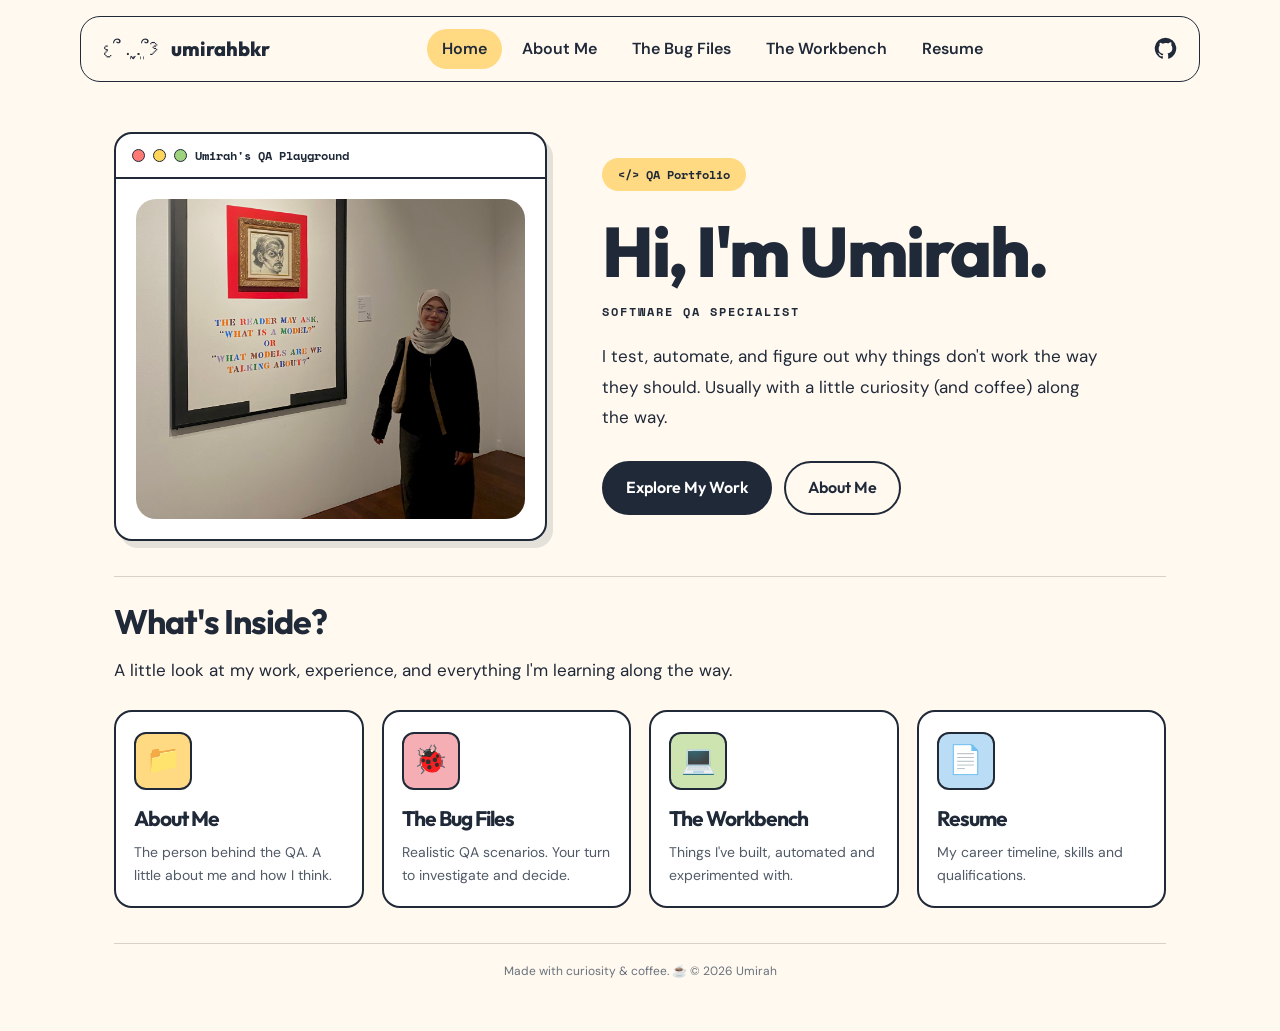
<file: index.html>
<!DOCTYPE html>
<html lang="en">
<head>
    <meta charset="UTF-8">
    <meta name="viewport" content="width=device-width, initial-scale=1.0">

    <title>umirahbkr | QA Playground</title>

    <!-- Google Fonts -->
    <link rel="preconnect" href="https://fonts.googleapis.com">
    <link rel="preconnect" href="https://fonts.gstatic.com" crossorigin>
    <link href="https://fonts.googleapis.com/css2?family=DM+Sans:wght@400;500;600;700&family=Outfit:wght@400;500;600;700;800&family=Space+Mono:wght@400;700&display=swap" rel="stylesheet">
    <link rel="stylesheet" href="shared.css">

    <style>
        :root {
            --cream: #FFF9F0;
            --navy: #202938;
            --yellow: #FFDA83;
            --pink: #F6AEB5;
            --green: #CDE4B1;
            --blue: #BBDCF5;
        }

        * {
            box-sizing: border-box;
        }

        html {
            scroll-behavior: smooth;
            scroll-padding-top: 115px;
        }

        body {
            margin: 0;
            background: var(--cream);
            color: var(--navy);
            font-family: 'DM Sans', sans-serif;
            line-height: 1.6;
        }

        /* Typography */
        h1, h2, h3 {
            font-family: 'Outfit', sans-serif;
            font-weight: 700;
            letter-spacing: -1px;
        }

        .tag, .role, .window-bar {
            font-family: 'Space Mono', monospace;
        }

        /* Page layout */
        .container {
            max-width: 1100px;
            margin: auto;
            padding: 50px 24px;
        }

        /* Hero section */
        .hero {
            display: grid;
            grid-template-columns: 1fr 1.3fr;
            align-items: center;
            gap: 55px;
        }

        /* Retro photo window */
        .window {
            border: 2px solid var(--navy);
            border-radius: 18px;
            overflow: hidden;
            background: white;
            box-shadow: 6px 7px 0 rgba(32, 41, 56, 0.12);
        }

        .window-bar {
            display: flex;
            align-items: center;
            gap: 8px;
            padding: 12px 16px;
            border-bottom: 2px solid var(--navy);
            font-size: 12px;
            font-weight: bold;
        }

        .dot {
            width: 13px;
            height: 13px;
            border: 1.5px solid var(--navy);
            border-radius: 50%;
            flex-shrink: 0;
        }

        .red {
            background: #FF7974;
        }

        .yellow {
            background: #FFD55A;
        }

        .green {
            background: #9ED27D;
        }

        .window-content {
            padding: 20px;
        }

        /* Rounded portfolio photo */
        .window-content img {
            width: 100%;
            height: 320px;
            object-fit: cover;
            object-position: 55% 50%;
            border-radius: 20px;
            display: block;
        }

        /* Hero typography */
        .tag {
            display: inline-block;
            background: var(--yellow);
            padding: 7px 16px;
            border-radius: 30px;
            font-size: 12px;
            font-weight: bold;
        }

        h1 {
            font-size: clamp(42px, 6vw, 70px);
            line-height: 1.1;
            margin: 22px 0 12px;
            letter-spacing: -2.5px;
            font-weight: 800;
        }

        .role {
            font-size: 12px;
            font-weight: bold;
            letter-spacing: 2px;
        }

        /* Consistent main descriptions */
        .intro,
        .explore > p {
            font-family: 'DM Sans', sans-serif;
            font-size: 17px;
            font-weight: 400;
            line-height: 1.8;
            color: var(--navy);
        }

        .intro {
            max-width: 500px;
            margin-top: 20px;
        }

        /* Buttons */
        .buttons {
            display: flex;
            flex-wrap: wrap;
            gap: 12px;
            margin-top: 28px;
        }

        .button {
            display: inline-block;
            padding: 12px 22px;
            border-radius: 30px;
            border: 2px solid var(--navy);
            color: var(--navy);
            text-decoration: none;
            font-family: 'Outfit', sans-serif;
            font-weight: 600;
            transition: transform 0.2s, box-shadow 0.2s;
        }

        .button:hover {
            transform: translateY(-4px);
            box-shadow: 3px 4px 0 rgba(32, 41, 56, 0.15);
        }

        .primary {
            background: var(--navy);
            color: white;
        }

        .button:focus-visible,
        .card:focus-visible {
            outline: 3px solid #B36D36;
            outline-offset: 4px;
        }

        /* What's Inside section */
        .explore {
            margin-top: 35px;
            padding-top: 18px;
            border-top: 1px solid #D7D2CA;
        }

        .explore h2 {
            font-size: 34px;
            margin-top: 0;
            margin-bottom: 6px;
        }

        .explore > p {
            margin-top: 0;
            margin-bottom: 24px;
        }

        /* Navigation cards */
        .cards {
            display: grid;
            grid-template-columns: repeat(4, minmax(0, 1fr));
            gap: 18px;
        }

        .card {
            border: 2px solid var(--navy);
            border-radius: 18px;
            padding: 20px 18px;
            text-decoration: none;
            color: var(--navy);
            background: white;
            transition: transform 0.2s, box-shadow 0.2s;
        }

        .card:hover {
            transform: translateY(-6px);
            box-shadow: 5px 6px 0 var(--navy);
        }

        .card-icon {
            display: inline-flex;
            align-items: center;
            justify-content: center;
            width: 58px;
            height: 58px;
            border: 2px solid var(--navy);
            border-radius: 12px;
            font-size: 28px;
        }

        .card h3 {
            margin: 12px 0 6px;
            font-size: 21px;
        }

        .card p {
            font-size: 14px;
            margin: 0;
            color: #505966;
        }

        /* Tablet */
        @media (max-width: 800px) {
            .hero {
                grid-template-columns: 1fr;
                gap: 30px;
            }

            .cards {
                grid-template-columns: repeat(2, minmax(0, 1fr));
            }

            .container {
                padding: 35px 24px;
            }
        }

        /* Mobile */
        @media (max-width: 480px) {
            .cards {
                grid-template-columns: 1fr;
            }

            .container {
                padding: 30px 20px;
            }

            h1 {
                letter-spacing: -1.5px;
            }

            .role {
                letter-spacing: 1px;
            }

            .intro,
            .explore > p {
                font-size: 16px;
            }

            .window-bar {
                font-size: 10px;
            }

            .window-content img {
                height: 300px;
            }
        }

        /* Reduced motion */
        @media (prefers-reduced-motion: reduce) {
            html {
                scroll-behavior: auto;
            }

            .button,
            .card,
            .site-nav-links a {
                transition: none;
            }
        }
    </style>
</head>

<body>

    <!-- Sticky navigation -->
    
<header id="site-header" class="site-header"></header>

    <div class="container">

        <main>

            <!-- Welcome section -->
            <section class="hero" id="home">

                <div class="window">

                    <div class="window-bar">
                        <span class="dot red"></span>
                        <span class="dot yellow"></span>
                        <span class="dot green"></span>
                        <span>Umirah's QA Playground</span>
                    </div>

                    <div class="window-content">
                        <img
                            src="IMG_5459.jpeg"
                            alt="Umirah's portfolio photo"
                        >
                    </div>

                </div>

                <div class="hero-text">

                    <span class="tag">
                        &lt;/&gt; QA Portfolio
                    </span>

                    <h1>Hi, I'm Umirah.</h1>

                    <div class="role">
                        SOFTWARE QA SPECIALIST
                    </div>

                    <p class="intro">
                        I test, automate, and figure out why
                        things don't work the way they should.
                        Usually with a little curiosity
                        (and coffee) along the way.
                    </p>

                    <div class="buttons">

                        <a href="#explore" class="button primary">
                            Explore My Work
                        </a>

                        <a href="about.html" class="button">
                            About Me
                        </a>

                    </div>

                </div>

            </section>

            <!-- What's Inside -->
            <section class="explore" id="explore">

                <h2>What's Inside?</h2>

                <p>
                    A little look at my work, experience,
                    and everything I'm learning along the way.
                </p>

                <div class="cards">

                    <!-- About Me -->
                    <a href="about.html" class="card">

                        <span
                            class="card-icon"
                            style="background:var(--yellow)"
                            aria-hidden="true">
                            📁
                        </span>

                        <h3>About Me</h3>

                        <p>
                            The person behind the QA. A little about me and how I think.
                        </p>

                    </a>

                    <!-- The Bug Files -->
                    <a href="bug-files.html" class="card">

                        <span
                            class="card-icon"
                            style="background:var(--pink)"
                            aria-hidden="true">
                            🐞
                        </span>

                        <h3>The Bug Files</h3>

                        <p>
                            Realistic QA scenarios. Your turn to investigate and decide.
                        </p>

                    </a>

                    <!-- The Workbench -->
                    <a href="workbench.html" class="card">

                        <span
                            class="card-icon"
                            style="background:var(--green)"
                            aria-hidden="true">
                            💻
                        </span>

                        <h3>The Workbench</h3>

                        <p>
                            Things I've built, automated and experimented with.
                        </p>

                    </a>

                    <!-- Resume -->
                    <a href="resume.html" class="card">

                        <span
                            class="card-icon"
                            style="background:var(--blue)"
                            aria-hidden="true">
                            📄
                        </span>

                        <h3>Resume</h3>

                        <p>
                            My career timeline, skills and qualifications.
                        </p>

                    </a>

                </div>

            </section>

        </main>

        

<footer id="site-footer"></footer>



    </div>

<script src="components.js" defer></script>

</body>
</html>
</file>
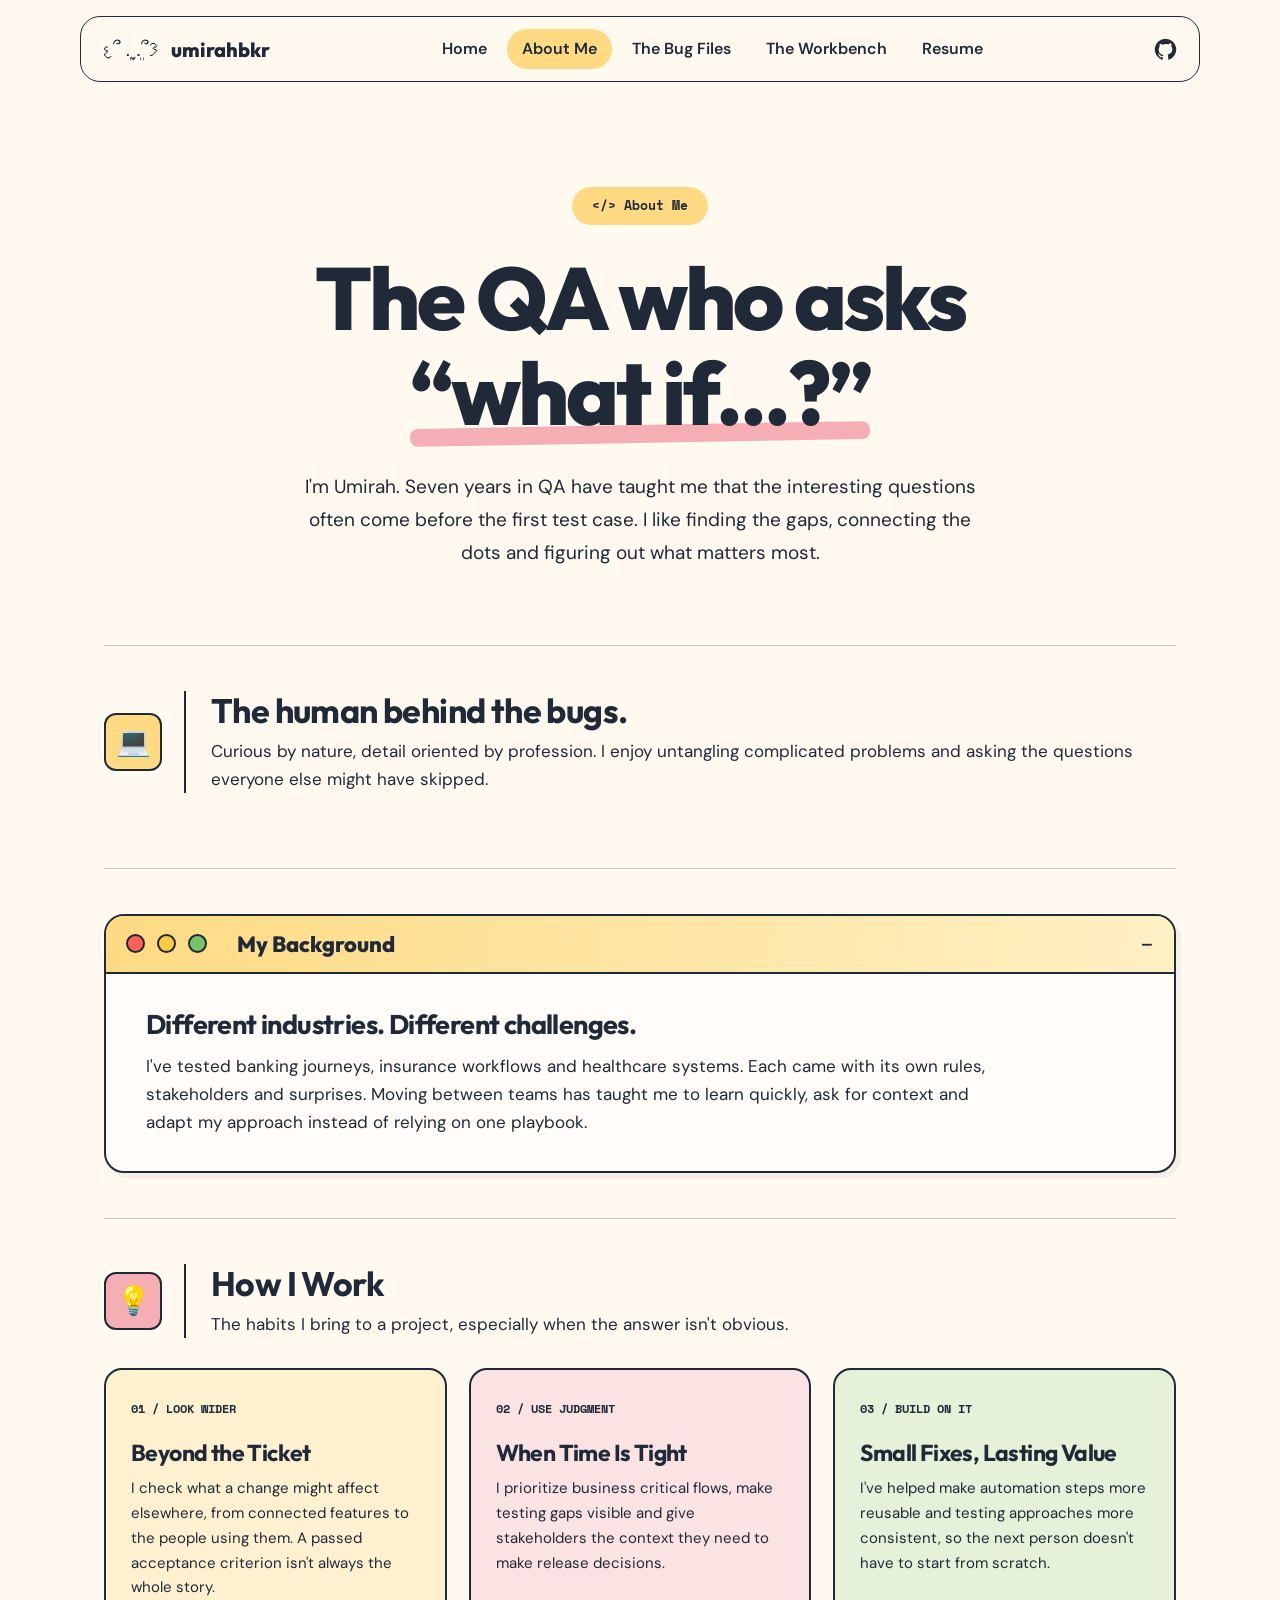
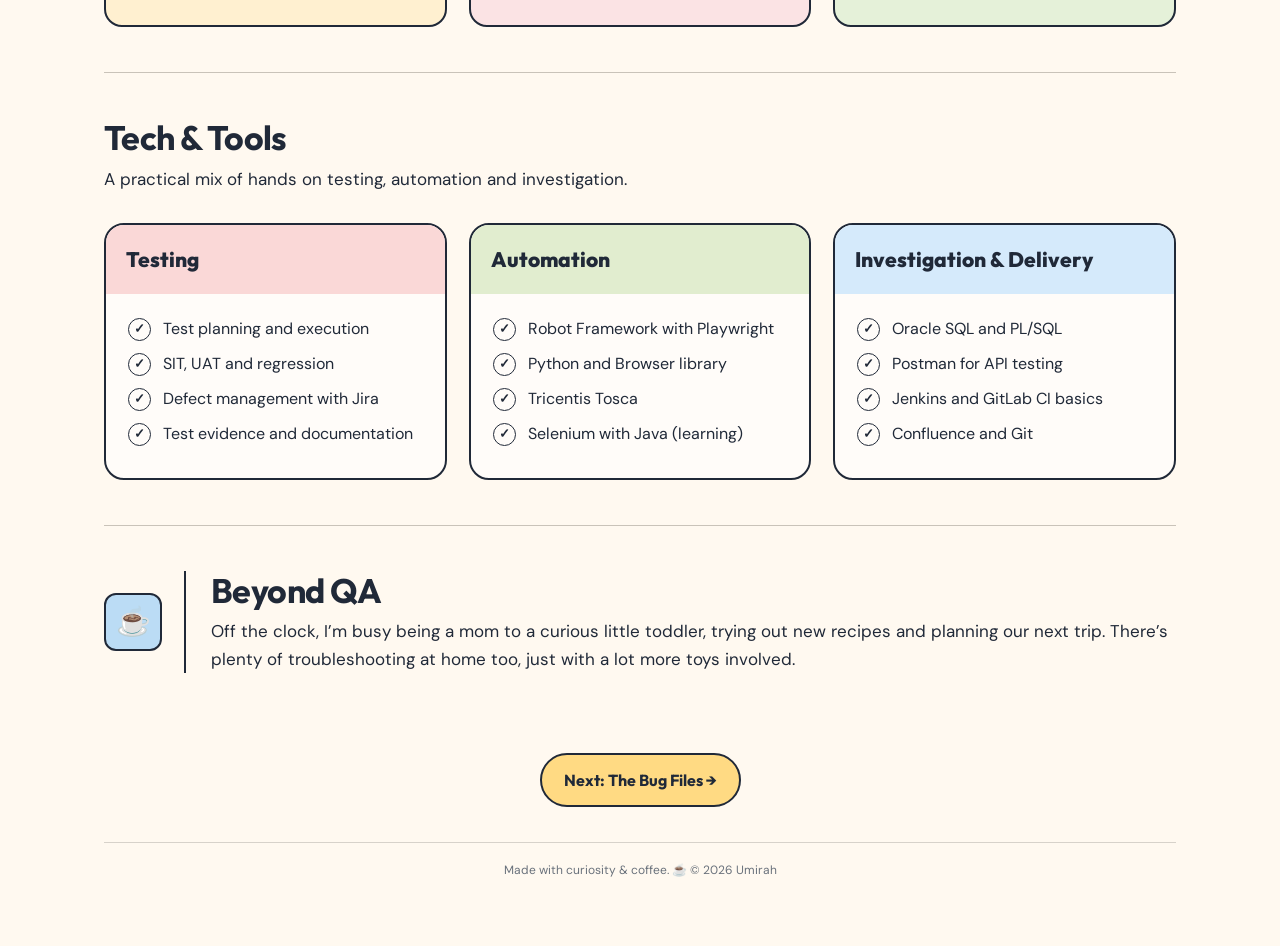
<file: about.html>
<!DOCTYPE html>
<html lang="en">
<head>
  <meta charset="UTF-8">
  <meta name="viewport" content="width=device-width, initial-scale=1.0">
  <meta name="description" content="About Umirah Bakar, a Software QA Specialist with experience across banking, insurance and healthcare.">
  <title>About Me | Umirah Bakar</title>

  <link rel="preconnect" href="https://fonts.googleapis.com">
  <link rel="preconnect" href="https://fonts.gstatic.com" crossorigin>
  <link href="https://fonts.googleapis.com/css2?family=DM+Sans:wght@400;500;600;700&family=Outfit:wght@400;500;600;700;800&family=Space+Mono:wght@400;700&display=swap" rel="stylesheet">

  <!-- Shared navbar and footer styling -->
  <link rel="stylesheet" href="shared.css">

  <style>
    * {
      box-sizing: border-box;
    }

    html {
      scroll-behavior: smooth;
    }

    body {
      margin: 0;
      background: var(--cream);
      color: var(--navy);
      font-family: 'DM Sans', sans-serif;
      line-height: 1.65;
    }

    h1, h2, h3 {
      font-family: 'Outfit', sans-serif;
      line-height: 1.15;
      letter-spacing: -.6px;
    }

    a {
      color: inherit;
    }

    /* Page layout */

    .container {
      max-width: 1120px;
      margin: auto;
      padding: 40px 24px 65px;
    }

    /* Hero */

    .hero {
      text-align: center;
      padding: 65px 15px 75px;
    }

    .eyebrow {
      display: inline-block;
      background: var(--yellow);
      border-radius: 30px;
      padding: 8px 20px;
      font-family: 'Space Mono', monospace;
      font-size: 13px;
      font-weight: 700;
      margin-bottom: 25px;
    }

    .hero h1 {
      font-size: clamp(46px, 7vw, 88px);
      font-weight: 800;
      letter-spacing: -3px;
      line-height: 1.08;
      margin: 0 0 30px;
    }

    .highlight {
      position: relative;
      white-space: nowrap;
      z-index: 0;
    }

    .highlight:after {
      content: "";
      position: absolute;
      left: 0;
      bottom: 5px;
      width: 100%;
      height: 18px;
      background: var(--pink);
      border-radius: 8px;
      z-index: -1;
      transform: rotate(-1deg);
    }

    .hero p {
      max-width: 680px;
      margin: auto;
      font-size: 19px;
      line-height: 1.75;
    }

    /* Sections */

    .section {
      border-top: 1px solid #C9C3B9;
      padding: 45px 0;
    }

    .section-heading {
      display: flex;
      align-items: center;
      gap: 22px;
      margin-bottom: 30px;
    }

    .section-icon {
      display: inline-flex;
      align-items: center;
      justify-content: center;
      width: 58px;
      height: 58px;
      border: 2px solid var(--navy);
      border-radius: 12px;
      font-size: 28px;
      flex-shrink: 0;
    }

    .section-heading-text {
      border-left: 2px solid var(--navy);
      padding-left: 25px;
    }

    .section-heading h2 {
      font-size: 34px;
      margin: 0 0 7px;
    }

    .section-heading p {
      font-size: 17px;
      margin: 0;
    }

    /* Retro browser window */

    .retro-window {
      border: 2px solid var(--navy);
      border-radius: 20px;
      overflow: hidden;
      background: rgba(255,255,255,.6);
      box-shadow: 5px 5px 0 rgba(32,41,56,.05);
    }

    .window-bar {
      background: linear-gradient(100deg, var(--yellow), #FFF0C4);
      border-bottom: 2px solid var(--navy);
      padding: 10px 20px;
      display: flex;
      align-items: center;
      gap: 12px;
    }

    .window-dot {
      width: 19px;
      height: 19px;
      border: 2px solid var(--navy);
      border-radius: 50%;
    }

    .red { background: #FF6158; }
    .amber { background: #FFCA43; }
    .lime { background: #77C36C; }

    .window-title {
      font-family: 'Outfit', sans-serif;
      font-size: 22px;
      font-weight: 800;
      margin-left: 18px;
    }

    .window-minimize {
      margin-left: auto;
      font-size: 25px;
      line-height: 1;
    }

    .window-content {
      padding: 35px 40px;
    }

    .window-content h3 {
      font-size: 27px;
      margin: 0 0 12px;
    }

    .window-content p {
      font-size: 17px;
      margin: 0;
      max-width: 850px;
    }

    /* How I Work */

    .quality-grid,
    .tools-grid {
      display: grid;
      grid-template-columns: repeat(3, minmax(0, 1fr));
      gap: 22px;
    }

    .quality-card {
      border: 2px solid var(--navy);
      border-radius: 18px;
      padding: 25px;
      background: white;
      transition: transform .2s, box-shadow .2s;
    }

    .quality-card:nth-child(1) {
      background: #FFF0D0;
    }

    .quality-card:nth-child(2) {
      background: #FBE3E4;
    }

    .quality-card:nth-child(3) {
      background: #E5F1D9;
    }

    .quality-card:hover,
    .tool-card:hover {
      transform: translateY(-5px);
      box-shadow: 5px 5px 0 var(--navy);
    }

    .quality-card .number {
      font-family: 'Space Mono', monospace;
      font-size: 12px;
      font-weight: 700;
    }

    .quality-card h3 {
      font-size: 23px;
      margin: 18px 0 10px;
    }

    .quality-card p {
      font-size: 15px;
      margin: 0;
    }

    /* Tech & Tools */

    .plain-heading {
      margin-bottom: 30px;
    }

    .plain-heading h2 {
      font-size: 34px;
      margin: 0 0 8px;
    }

    .plain-heading p {
      font-size: 17px;
      margin: 0;
    }

    .tool-card {
      border: 2px solid var(--navy);
      border-radius: 20px;
      overflow: hidden;
      background: rgba(255,255,255,.6);
      transition: transform .2s, box-shadow .2s;
    }

    .tool-card-title {
      padding: 17px 20px;
      font-family: 'Outfit', sans-serif;
      font-size: 21px;
      font-weight: 800;
    }

    .tool-card:nth-child(1) .tool-card-title {
      background: #FAD8D7;
    }

    .tool-card:nth-child(2) .tool-card-title {
      background: #E1EDCF;
    }

    .tool-card:nth-child(3) .tool-card-title {
      background: #D5EAFB;
    }

    .tool-card ul {
      padding: 12px 22px 20px;
      margin: 0;
      list-style: none;
    }

    .tool-card li {
      display: flex;
      align-items: flex-start;
      gap: 12px;
      margin: 12px 0;
      line-height: 1.4;
    }

    .tool-card li:before {
      content: "✓";
      display: inline-flex;
      align-items: center;
      justify-content: center;
      border: 1.5px solid var(--navy);
      border-radius: 50%;
      width: 21px;
      height: 21px;
      flex-shrink: 0;
      font-size: 13px;
      font-weight: 800;
    }

    /* Beyond QA */

    .beyond .section-heading {
      margin-bottom: 0;
    }

    /* Next page navigation */

    .page-navigation {
      text-align: center;
      padding: 35px 0 0;
    }

    .next-page {
      display: inline-block;
      padding: 12px 22px;
      background: var(--yellow);
      border: 2px solid var(--navy);
      border-radius: 30px;
      font-family: 'Outfit', sans-serif;
      font-weight: 700;
      text-decoration: none;
      transition: transform .2s;
    }

    .next-page:hover {
      transform: translateY(-3px);
    }

    a:focus-visible {
      outline: 3px solid #B36D36;
      outline-offset: 3px;
    }

    /* Tablet */

    @media (max-width: 850px) {
      .quality-grid,
      .tools-grid {
        grid-template-columns: 1fr;
      }
    }

    /* Mobile */

    @media (max-width: 550px) {
      .container {
        padding: 20px 18px 45px;
      }

      .hero {
        padding: 55px 0 60px;
      }

      .hero h1 {
        font-size: clamp(39px, 10vw, 58px);
        letter-spacing: -1.5px;
      }

      .hero p {
        font-size: 16px;
      }

      .highlight:after {
        height: 11px;
      }

      .section {
        padding: 32px 0;
      }

      .section-heading {
        gap: 12px;
      }

      .section-icon {
        width: 54px;
        height: 54px;
        font-size: 26px;
      }

      .section-heading-text {
        padding-left: 14px;
      }

      .section-heading h2,
      .plain-heading h2 {
        font-size: 25px;
      }

      .section-heading p,
      .plain-heading p {
        font-size: 14px;
      }

      .window-bar {
        padding: 10px;
        gap: 7px;
      }

      .window-dot {
        width: 14px;
        height: 14px;
      }

      .window-title {
        font-size: 17px;
        margin-left: 7px;
      }

      .window-content {
        padding: 24px;
      }

      .window-content h3 {
        font-size: 23px;
      }

      .window-content p {
        font-size: 15px;
      }
    }

    @media (prefers-reduced-motion: reduce) {
      html {
        scroll-behavior: auto;
      }

      *, *:before, *:after {
        transition: none !important;
      }
    }
  </style>
</head>

<body>

  <!-- Reusable navbar -->
  <header id="site-header" class="site-header"></header>

  <main class="container">

    <!-- Hero -->
    <section class="hero">
      <span class="eyebrow">&lt;/&gt; About Me</span>

      <h1>
        The QA who asks<br>
        <span class="highlight">“what if...?”</span>
      </h1>

      <p>
        I'm Umirah. Seven years in QA have taught me
        that the interesting questions often come before
        the first test case. I like finding the gaps,
        connecting the dots and figuring out what matters most.
      </p>
    </section>

    <!-- The Human Behind The Bugs -->
    <section class="section">
      <div class="section-heading">

        <span class="section-icon"
              style="background:var(--yellow)"
              aria-hidden="true">
          💻
        </span>

        <div class="section-heading-text">
          <h2>The human behind the bugs.</h2>
          <p>
            Curious by nature, detail oriented by profession.
            I enjoy untangling complicated problems and asking
            the questions everyone else might have skipped.
          </p>
        </div>

      </div>
    </section>

    <!-- My Background -->
    <section class="section">
      <div class="retro-window">

        <div class="window-bar">
          <span class="window-dot red"></span>
          <span class="window-dot amber"></span>
          <span class="window-dot lime"></span>
          <span class="window-title">My Background</span>
          <span class="window-minimize" aria-hidden="true">−</span>
        </div>

        <div class="window-content">
          <h3>Different industries. Different challenges.</h3>

          <p>
            I've tested banking journeys, insurance workflows
            and healthcare systems. Each came with its own
            rules, stakeholders and surprises. Moving between
            teams has taught me to learn quickly, ask for
            context and adapt my approach instead of relying
            on one playbook.
          </p>
        </div>

      </div>
    </section>

    <!-- How I Work -->
    <section class="section">

      <div class="section-heading">
        <span class="section-icon"
              style="background:var(--pink)"
              aria-hidden="true">
          💡
        </span>

        <div class="section-heading-text">
          <h2>How I Work</h2>
          <p>
            The habits I bring to a project,
            especially when the answer isn't obvious.
          </p>
        </div>
      </div>

      <div class="quality-grid">

        <article class="quality-card">
          <span class="number">01 / LOOK WIDER</span>
          <h3>Beyond the Ticket</h3>
          <p>
            I check what a change might affect elsewhere,
            from connected features to the people using them.
            A passed acceptance criterion isn't always
            the whole story.
          </p>
        </article>

        <article class="quality-card">
          <span class="number">02 / USE JUDGMENT</span>
          <h3>When Time Is Tight</h3>
          <p>
            I prioritize business critical flows,
            make testing gaps visible and give stakeholders
            the context they need to make release decisions.
          </p>
        </article>

        <article class="quality-card">
          <span class="number">03 / BUILD ON IT</span>
          <h3>Small Fixes, Lasting Value</h3>
          <p>
            I've helped make automation steps more reusable
            and testing approaches more consistent,
            so the next person doesn't have to
            start from scratch.
          </p>
        </article>

      </div>
    </section>

    <!-- Tech & Tools -->
    <section class="section">

      <div class="plain-heading">
        <h2>Tech &amp; Tools</h2>
        <p>
          A practical mix of hands on testing,
          automation and investigation.
        </p>
      </div>

      <div class="tools-grid">

        <article class="tool-card">
          <div class="tool-card-title">Testing</div>
          <ul>
            <li>Test planning and execution</li>
            <li>SIT, UAT and regression</li>
            <li>Defect management with Jira</li>
            <li>Test evidence and documentation</li>
          </ul>
        </article>

        <article class="tool-card">
          <div class="tool-card-title">Automation</div>
          <ul>
            <li>Robot Framework with Playwright</li>
            <li>Python and Browser library</li>
            <li>Tricentis Tosca</li>
            <li>Selenium with Java (learning)</li>
          </ul>
        </article>

        <article class="tool-card">
          <div class="tool-card-title">
            Investigation &amp; Delivery
          </div>
          <ul>
            <li>Oracle SQL and PL/SQL</li>
            <li>Postman for API testing</li>
            <li>Jenkins and GitLab CI basics</li>
            <li>Confluence and Git</li>
          </ul>
        </article>

      </div>
    </section>

    <!-- Beyond QA -->
    <section class="section beyond">

      <div class="section-heading">
        <span class="section-icon"
              style="background:var(--blue)"
              aria-hidden="true">
          ☕
        </span>

        <div class="section-heading-text">
          <h2>Beyond QA</h2>
          <p>
            Off the clock, I’m busy being a mom to a curious
            little toddler, trying out new recipes and planning
            our next trip. There’s plenty of troubleshooting
            at home too, just with a lot more toys involved.
          </p>
        </div>
      </div>

    </section>

    <!-- Next page button -->
    <nav class="page-navigation" aria-label="Next page">
      <a href="bug-files.html" class="next-page">
        Next: The Bug Files →
      </a>
    </nav>

    <!-- Reusable footer -->
    <footer id="site-footer"></footer>

  </main>

  <script src="components.js" defer></script>

</body>
</html>
</file>
<file: shared.css>
/* Shared design variables */

:root {
  --cream: #FFF9F0;
  --navy: #202938;
  --yellow: #FFDA83;
  --pink: #F6AEB5;
  --green: #CDE4B1;
  --blue: #BBDCF5;
}

/* Shared navbar */

.site-header {
  position: sticky;
  top: 0;
  z-index: 100;
  padding: 16px 24px 0;
  background: var(--cream);
}

.site-navbar {
  max-width: 1120px;
  margin: auto;
  padding: 12px 22px;
  border: 1.5px solid var(--navy);
  border-radius: 20px;
  background: var(--cream);
  display: flex;
  align-items: center;
  justify-content: space-between;
  gap: 16px;
}

.site-brand {
  display: flex;
  align-items: center;
  gap: 12px;
  font-family: 'Outfit', sans-serif;
  font-size: 20px;
  font-weight: 800;
  text-decoration: none;
  color: var(--navy);
  white-space: nowrap;
}

.site-brand-symbol {
  font-family: 'DM Sans', sans-serif;
  font-size: 19px;
  font-weight: 400;
}

.site-nav-links {
  display: flex;
  align-items: center;
  justify-content: center;
  flex-wrap: wrap;
  gap: 5px;
}

.site-nav-links a {
  color: var(--navy);
  text-decoration: none;
  padding: 7px 15px;
  border-radius: 30px;
  font-weight: 600;
  transition: background .2s, transform .2s;
}

.site-nav-links a:hover {
  background: var(--pink);
  transform: translateY(-2px);
}

.site-nav-links a.active {
  background: var(--yellow);
}

.site-github {
  display: inline-flex;
  align-items: center;
  justify-content: center;
  color: var(--navy);
  text-decoration: none;
  flex-shrink: 0;
  transition: transform .2s;
}

.site-github:hover {
  transform: translateY(-2px);
}

/* Shared footer */

#site-footer {
  margin-top: 35px;
  padding-top: 18px;
  border-top: 1px solid #D7D2CA;
  font-family: 'DM Sans', sans-serif;
  font-size: 12px;
  color: #69717B;
  text-align: center;
}

#site-footer p {
  margin: 0;
}

/* Tablet */

@media (max-width: 850px) {
  .site-navbar {
    flex-wrap: wrap;
    justify-content: center;
  }

  .site-nav-links {
    order: 3;
    width: 100%;
  }
}

/* Mobile */

@media (max-width: 550px) {
  .site-header {
    padding: 10px 10px 0;
  }

  .site-navbar {
    padding: 12px;
    gap: 8px;
  }

  .site-brand {
    font-size: 17px;
  }

  .site-brand-symbol {
    font-size: 15px;
  }

  .site-nav-links {
    gap: 3px;
  }

  .site-nav-links a {
    font-size: 12px;
    padding: 6px 9px;
  }
}

@media (prefers-reduced-motion: reduce) {
  .site-nav-links a,
  .site-github {
    transition: none;
  }
}
</file>
